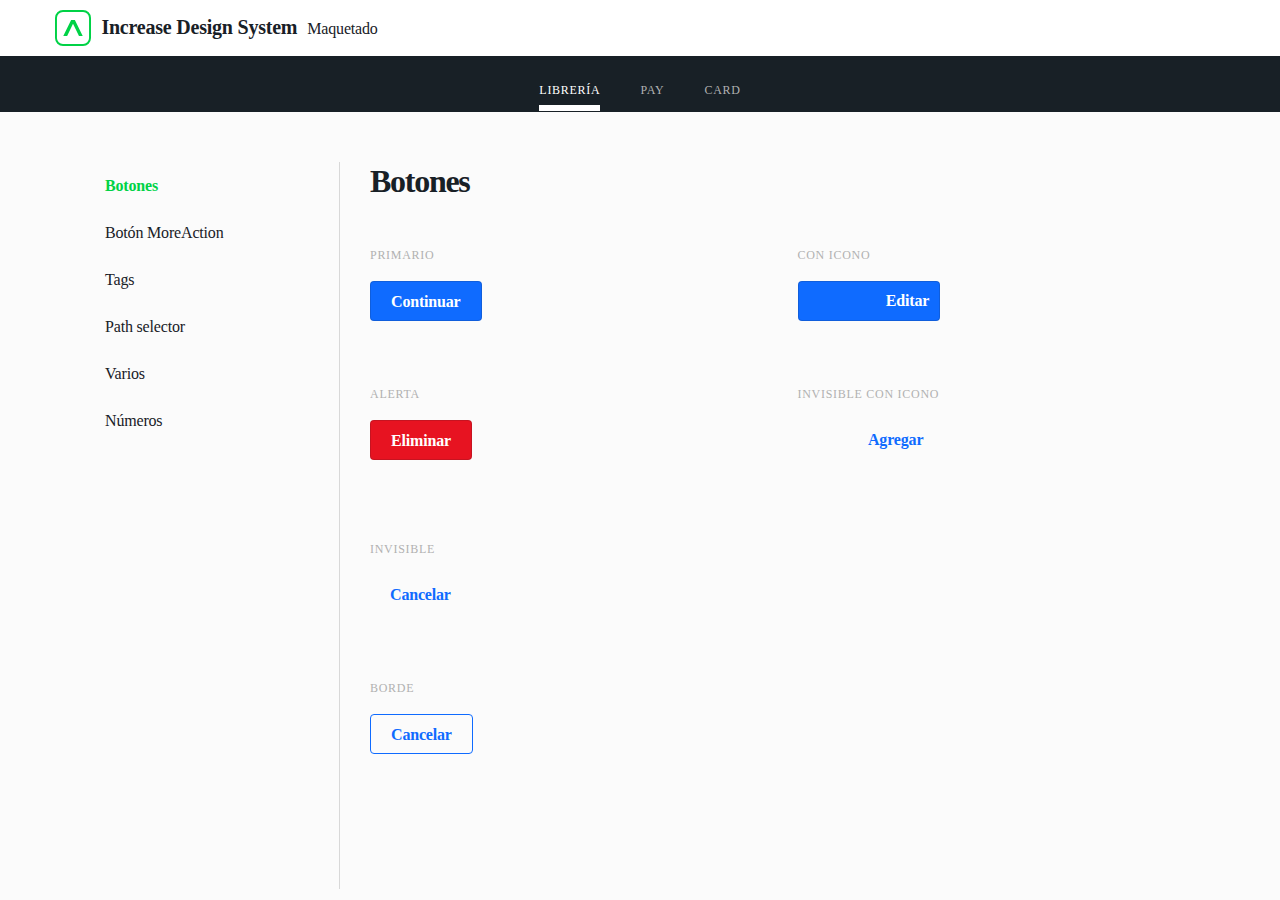
<file: index.html>
<!DOCTYPE HTML>
<html>
<head>
	<meta http-equiv="Content-Type" content="text/html; charset=UTF-8" />    
    
    <link href="https://fonts.googleapis.com/icon?family=Material+Icons" rel="stylesheet">
    <link rel="stylesheet" href="https://stackpath.bootstrapcdn.com/bootstrap/4.3.1/css/bootstrap.min.css" integrity="sha384-ggOyR0iXCbMQv3Xipma34MD+dH/1fQ784/j6cY/iJTQUOhcWr7x9JvoRxT2MZw1T" crossorigin="anonymous">    
    
    <link rel="stylesheet" type="text/css" href="css/styles.css" />
    
    <script src="https://code.jquery.com/jquery-3.3.1.slim.min.js" integrity="sha384-q8i/X+965DzO0rT7abK41JStQIAqVgRVzpbzo5smXKp4YfRvH+8abtTE1Pi6jizo" crossorigin="anonymous"></script>
<script src="https://cdnjs.cloudflare.com/ajax/libs/popper.js/1.14.7/umd/popper.min.js" integrity="sha384-UO2eT0CpHqdSJQ6hJty5KVphtPhzWj9WO1clHTMGa3JDZwrnQq4sF86dIHNDz0W1" crossorigin="anonymous"></script>
<script src="https://stackpath.bootstrapcdn.com/bootstrap/4.3.1/js/bootstrap.min.js" integrity="sha384-JjSmVgyd0p3pXB1rRibZUAYoIIy6OrQ6VrjIEaFf/nJGzIxFDsf4x0xIM+B07jRM" crossorigin="anonymous"></script>
    
	<title>Increase Design System</title>
</head>

<body>

	<header>
        <div class="row heading">
            <img src="images/logos/Main%20Icon%20Color.svg"/>
            <div class="title">
                <h2>Increase Design System</h2>
                <h3>Maquetado</h3>
            </div>            
        </div>
        <nav class="row">
            <ul>
                <li><a href="/index.html" class="active">Librería</a></li>
                <li><a href="/pay.html">Pay</a></li>
                <li><a href="/card.html">Card</a></li>
            </ul>
        </nav>
	</header>
    
    <div class="container">
            
        <div class="row">
            <div class="col-3">
                <div class="list-group" id="list-tab" role="tablist">
                    
                    <a class="list-group-item list-group-item-action active" data-toggle="list" href="#buttons" role="tab">Botones</a>
                    
                    <a class="list-group-item list-group-item-action" data-toggle="list" href="#moreAction" role="tab">Botón MoreAction</a>
                    
                    <a class="list-group-item list-group-item-action" data-toggle="list" href="#tag" role="tab">Tags</a>

                    <a class="list-group-item list-group-item-action" data-toggle="list" href="#path_selector" role="tab">Path selector</a>
                    
                    <a class="list-group-item list-group-item-action" data-toggle="list" href="#varios" role="tab">Varios</a>
                    
                    <a class="list-group-item list-group-item-action" data-toggle="list" href="#numeros" role="tab">Números</a>
                </div>
            </div>
            <div class="col-9">
                <div class="tab-content" id="nav-tabContent">
                    <div class="tab-pane fade show active" id="buttons" role="tabpanel">
                        <iframe class="component_container" src="components/buttons.html"></iframe>  
                    </div>
                    
                    <div class="tab-pane fade" id="moreAction" role="tabpanel">
                        <iframe class="component_container" src="components/moreAction.html"></iframe>  
                    </div>

                    <div class="tab-pane fade" id="tag" role="tabpanel">
                        <iframe class="component_container" src="components/tag.html"></iframe>
                    </div>
                    
                    <div class="tab-pane fade" id="path_selector" role="tabpanel">
                        <iframe class="component_container" src="components/path_selector.html"></iframe>
                    </div>
                    
                    <div class="tab-pane fade" id="varios" role="tabpanel">
                        <iframe class="component_container" src="components/varios.html"></iframe>
                    </div>
                    
                    <div class="tab-pane fade" id="numeros" role="tabpanel">
                        <iframe class="component_container" src="components/numeros.html"></iframe>
                    </div>
                </div>
            </div>
        </div>
        
    </div>

	<footer>
<!--		<p>Copyright 2009 Juan</p>-->
	</footer>

</body>

</html>
</file>
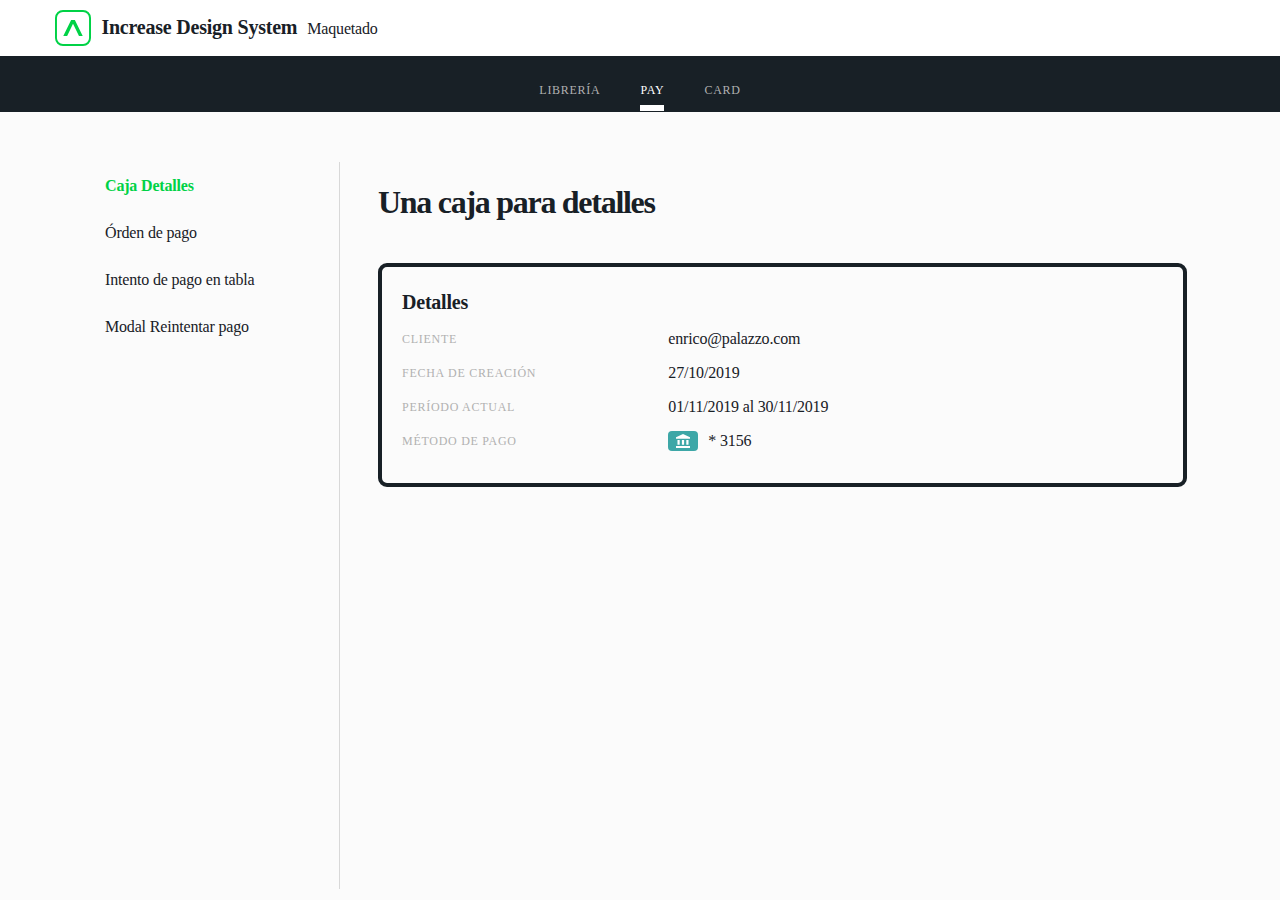
<file: pay.html>
<!DOCTYPE HTML>
<html>
<head>
	<meta http-equiv="Content-Type" content="text/html; charset=UTF-8" />    
    
    <link href="https://fonts.googleapis.com/icon?family=Material+Icons" rel="stylesheet">
    <link rel="stylesheet" href="https://stackpath.bootstrapcdn.com/bootstrap/4.3.1/css/bootstrap.min.css" integrity="sha384-ggOyR0iXCbMQv3Xipma34MD+dH/1fQ784/j6cY/iJTQUOhcWr7x9JvoRxT2MZw1T" crossorigin="anonymous">    
    
    <link rel="stylesheet" type="text/css" href="css/styles.css" />
    
    <script src="https://code.jquery.com/jquery-3.3.1.slim.min.js" integrity="sha384-q8i/X+965DzO0rT7abK41JStQIAqVgRVzpbzo5smXKp4YfRvH+8abtTE1Pi6jizo" crossorigin="anonymous"></script>
<script src="https://cdnjs.cloudflare.com/ajax/libs/popper.js/1.14.7/umd/popper.min.js" integrity="sha384-UO2eT0CpHqdSJQ6hJty5KVphtPhzWj9WO1clHTMGa3JDZwrnQq4sF86dIHNDz0W1" crossorigin="anonymous"></script>
<script src="https://stackpath.bootstrapcdn.com/bootstrap/4.3.1/js/bootstrap.min.js" integrity="sha384-JjSmVgyd0p3pXB1rRibZUAYoIIy6OrQ6VrjIEaFf/nJGzIxFDsf4x0xIM+B07jRM" crossorigin="anonymous"></script>
    
	<title>Pay | Increase Design System</title>
</head>

<body>

	<header>
        <div class="row heading">
            <img src="images/logos/Main%20Icon%20Color.svg"/>
            <div class="title">
                <h2>Increase Design System</h2>
                <h3>Maquetado</h3>
            </div>            
        </div>
        <nav class="row">
            <ul>
                <li><a href="/index.html">Librería</a></li>
                <li><a href="/pay.html" class="active">Pay</a></li>
                <li><a href="/card.html">Card</a></li>
            </ul>
        </nav>
	</header>
    
    <div class="container">
            
        <div class="row">
            <div class="col-3">
                <div class="list-group" id="list-tab" role="tablist">
                    
                    <a class="list-group-item list-group-item-action active" data-toggle="list" href="#detailsBox" role="tab">Caja Detalles</a>
                    
                    <a class="list-group-item list-group-item-action" data-toggle="list" href="#invoice" role="tab">Órden de pago</a>
                    
                    <a class="list-group-item list-group-item-action" data-toggle="list" href="#payment_attempts" role="tab">Intento de pago en tabla</a>
                    
                    <a class="list-group-item list-group-item-action" data-toggle="list" href="#modal_reintentar_pago" role="tab">Modal Reintentar pago</a>
                </div>
            </div>
            <div class="col-9">
                <div class="tab-content" id="nav-tabContent">
                    <div class="tab-pane fade show active" id="detailsBox" role="tabpanel">
                        <iframe class="component_container" src="components/details_box.html"></iframe>
                    </div>

                    <div class="tab-pane fade" id="invoice" role="tabpanel">
                        <iframe class="component_container" src="components/invoice.html"></iframe>
                    </div>
                    
                    <div class="tab-pane fade" id="payment_attempts" role="tabpanel">
                        <iframe class="component_container" src="components/payment_attempts.html"></iframe>
                    </div>
                    
                    <div class="tab-pane fade" id="modal_reintentar_pago" role="tabpanel">
                        <iframe class="component_container" src="components/modal_reintentar_pago.html"></iframe>
                    </div>
                    
                </div>
            </div>
        </div>
        
    </div>

	<footer>
<!--		<p>Copyright 2009 Juan</p>-->
	</footer>

</body>

</html>
</file>
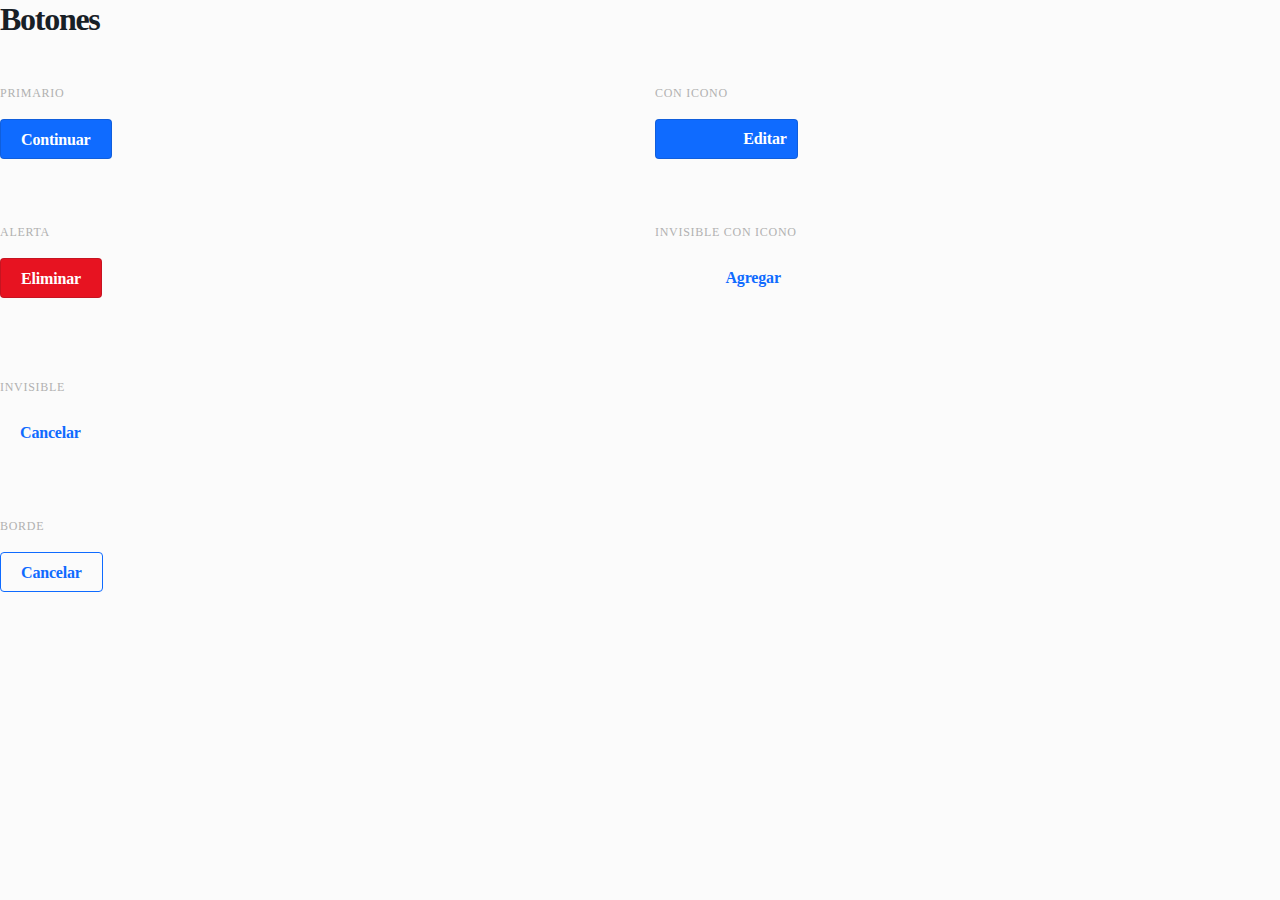
<file: components/buttons.html>
<!DOCTYPE html> 
<html> 
<head>
	<meta http-equiv="Content-Type" content="text/html; charset=UTF-8" />
    
    <link href="https://fonts.googleapis.com/icon?family=Material+Icons" rel="stylesheet">
    <link rel="stylesheet" href="https://stackpath.bootstrapcdn.com/bootstrap/4.3.1/css/bootstrap.min.css" integrity="sha384-ggOyR0iXCbMQv3Xipma34MD+dH/1fQ784/j6cY/iJTQUOhcWr7x9JvoRxT2MZw1T" crossorigin="anonymous">   
    
    <link rel="stylesheet" type="text/css" href="../css/styles.css" />

</head>
<body class="component"> 
  
    <h1>Botones</h1>
    
    <div class="">
    <div class="row">
        <div class="col">
            <label>Primario</label>
            <section>
                <a href="#" class="button cta">Continuar</a>    
            </section>

            <label>Alerta</label>
            <section>
                <a href="#" class="button alert">Eliminar</a>    
            </section>

            <label>Invisible</label>
            <section>
                <a href="#" class="button transparent">Cancelar</a>
            </section>

            <label>Borde</label>
            <section>
                <a href="#" class="button borde">Cancelar</a>    
            </section>
        </div>
        <div class="col">
            <label>Con Icono</label>
            <section>
                <a href="#" class="button iconized"><span class="icon edit">Editar</span></a>    
            </section>

            <label>Invisible con Icono</label>
            <section>
                <a href="#" class="button transparent iconized"><span class="icon add">Agregar</span></a>    
            </section>
        </div>
    </div>
    </div>
  
</body> 
  
</html>
</file>
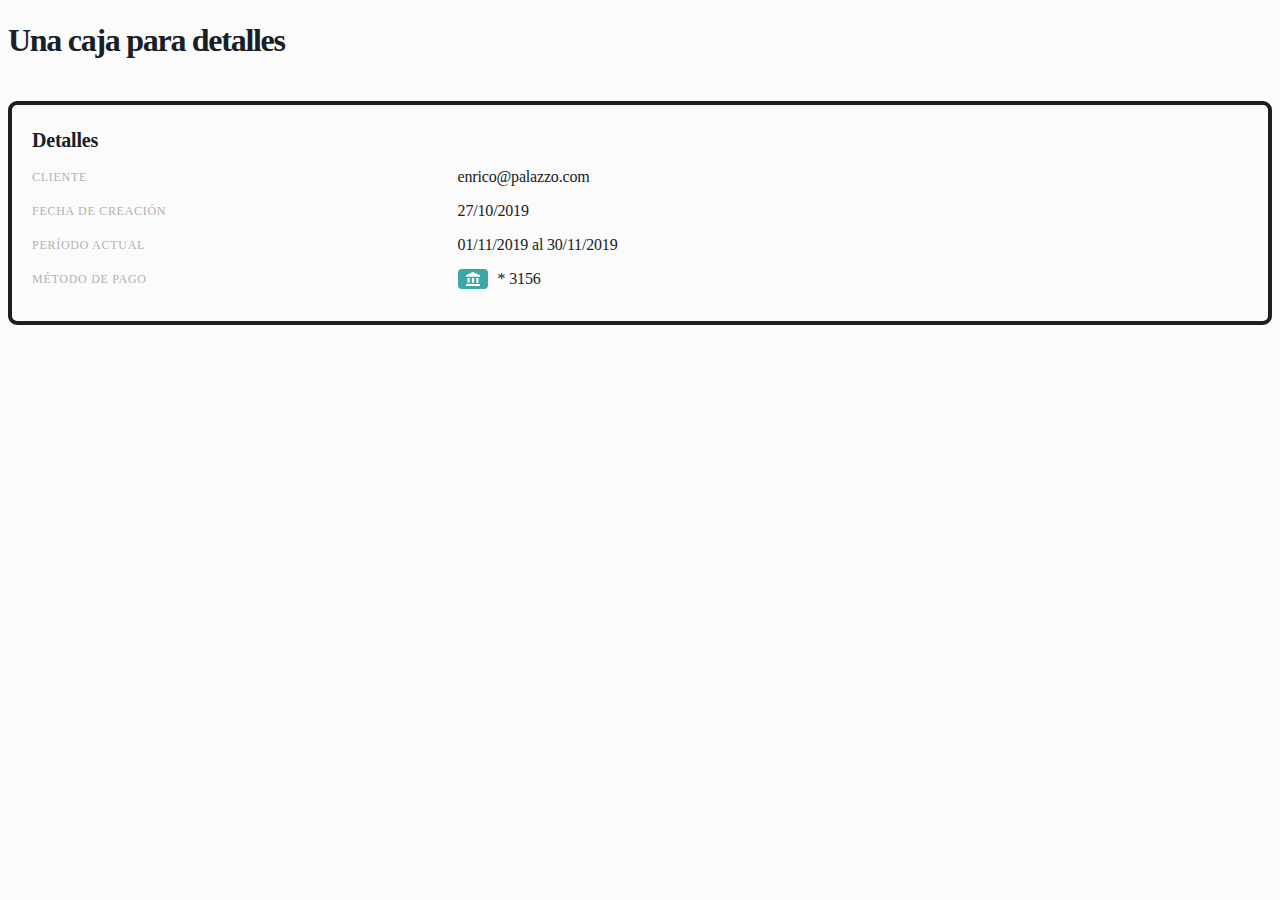
<file: components/details_box.html>
<!DOCTYPE html> 
<html> 
<head>
	<meta http-equiv="Content-Type" content="text/html; charset=UTF-8" />
    <link rel="stylesheet" type="text/css" href="../css/styles.css" />
    
    <link href="https://fonts.googleapis.com/icon?family=Material+Icons"
      rel="stylesheet">

</head>  
<body class="component"> 
    
    <h1>Una caja para detalles</h1>
  
    <div class="details_box">
        <h2>Detalles</h2>

        <div class="row">
            <label>Cliente</label>
            <span class="link internal">enrico@palazzo.com</span>
        </div>

        <div class="row">
            <label>Fecha de creación</label>
            <span>27/10/2019</span>
        </div>

        <div class="row">
            <label>Período actual</label>
            <span>01/11/2019 al 30/11/2019</span>
        </div>

        <div class="row">
            <label>Método de pago</label>
            <div class="payment_method">
                <div class="method_icon cbu"></div>
                <span>* 3156</span>
            </div>
        </div>
    </div>
  
</body> 
  
</html>
</file>
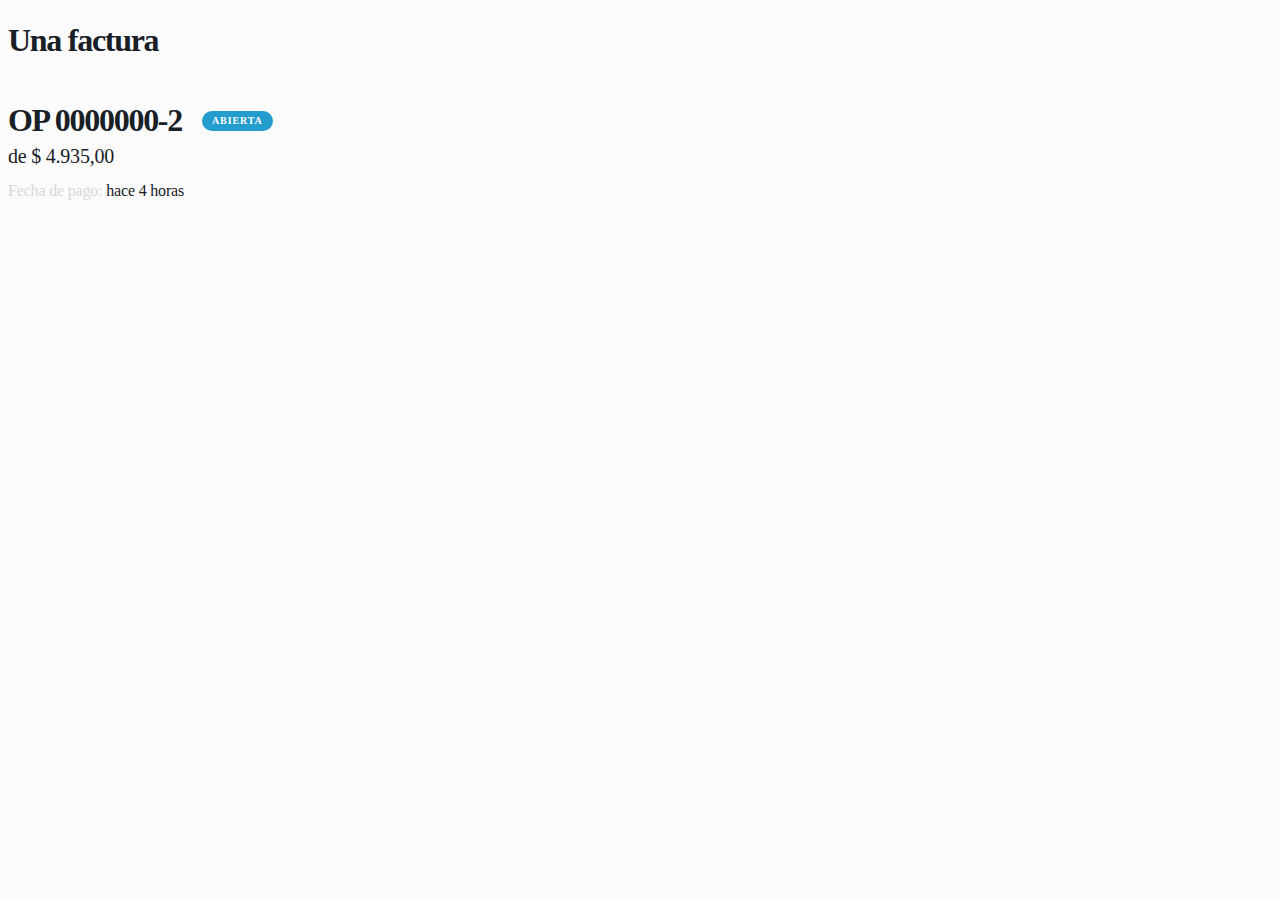
<file: components/invoice.html>
<!DOCTYPE html> 
<html> 
<head>
	<meta http-equiv="Content-Type" content="text/html; charset=UTF-8" />
    <link rel="stylesheet" type="text/css" href="../css/styles.css" />
    
    <link href="https://fonts.googleapis.com/icon?family=Material+Icons"
      rel="stylesheet">

</head>  
<body class="component">
    
    <h1>Una factura</h1>
  
    <div class="invoice_header">
        <div class="title">
            <h1>OP 0000000-2</h1>
            <div class="tag invoice open">Abierta</div>
        </div>
        <h2>de $ 4.935,00</h2>
        <h3><span>Fecha de pago:</span> hace 4 horas</h3>
    </div>
    
</body> 
  
</html>
</file>
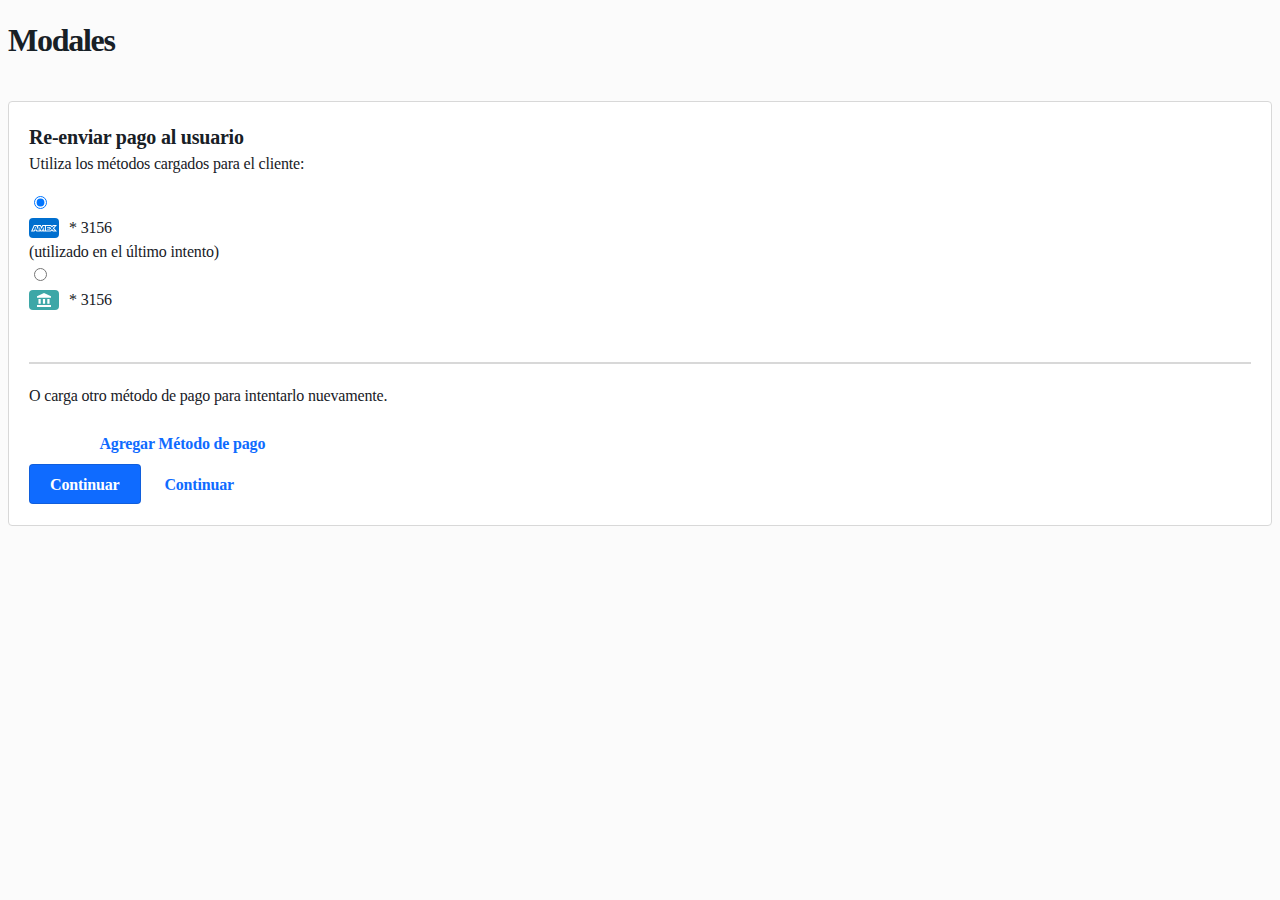
<file: components/modal_reintentar_pago.html>
<!DOCTYPE html> 
<html> 
<head>
	<meta http-equiv="Content-Type" content="text/html; charset=UTF-8" />
    <link rel="stylesheet" type="text/css" href="../css/styles.css" />
    
    <link href="https://fonts.googleapis.com/icon?family=Material+Icons"
      rel="stylesheet">

</head>  
<body class="component"> 
  
    <h1>Modales</h1>
    
    <section>
        <div class="modal_box">
            <a href="#" class="icon close"></a>
            
            <h2>Re-enviar pago al usuario</h2>
            <p>Utiliza los métodos cargados para el cliente:</p>
            
            <form>
                <div class="input-group">
                    <input type="radio" checked>
                    <div class="payment_method">
                        <div class="method_icon amex"></div>
                        <span>* 3156</span>
                    </div>
                    <span>(utilizado en el último intento)</span>
                </div>
                <div class="input-group">
                    <input type="radio">
                    <div class="payment_method">
                        <div class="method_icon cbu"></div>
                        <span>* 3156</span>
                    </div>
                </div>
            </form>
            <hr>
            <p>O carga otro método de pago para intentarlo nuevamente.</p>
            <a href="#" class="button transparent iconized"><span class="icon add">Agregar Método de pago</span></a>
            
            <div class="buttons">
                <a href="#" class="button cta">Continuar</a>
                <a href="#" class="button transparent">Continuar</a>
            </div>
        </div>
    </section>
    
    
</body> 
  
</html>
</file>
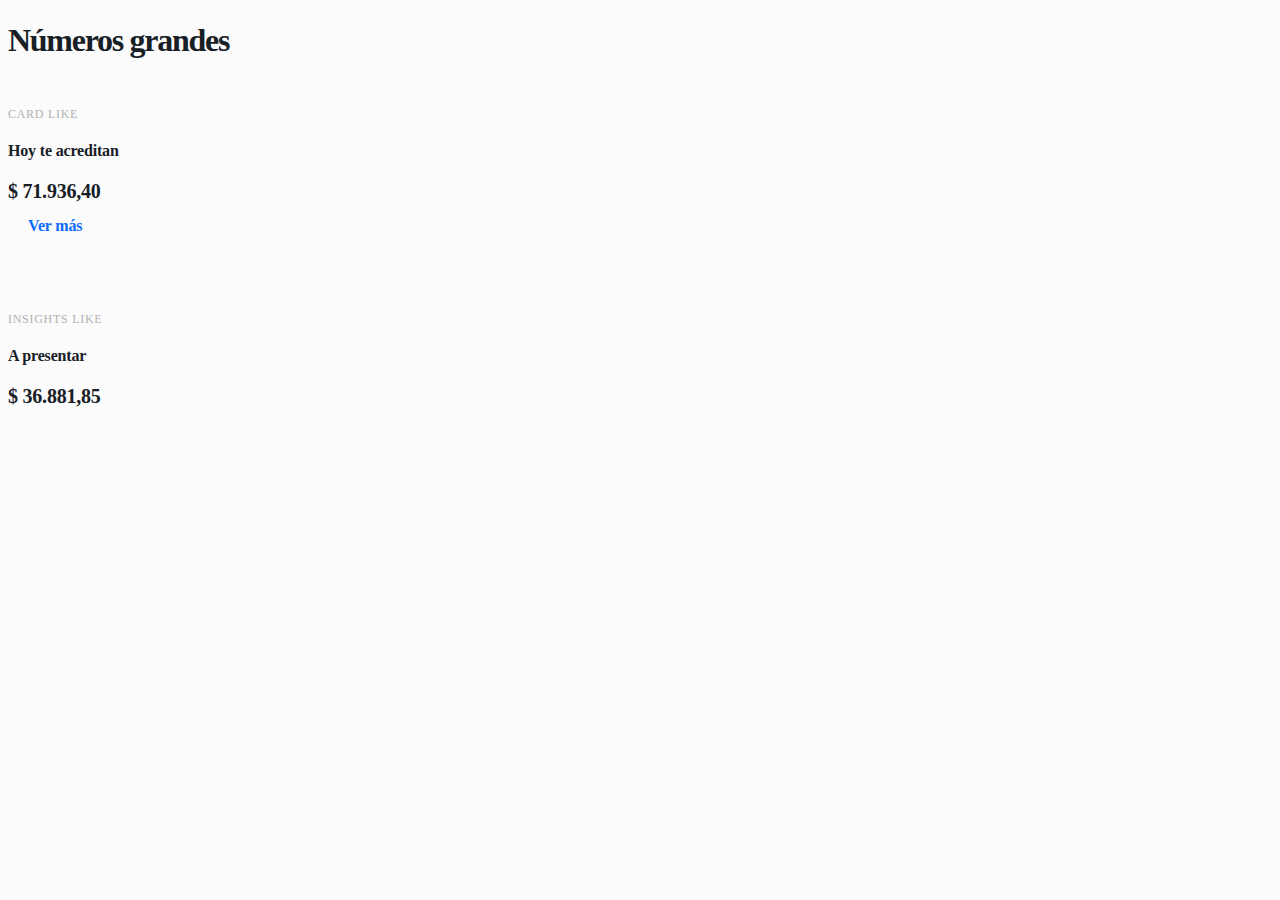
<file: components/numeros.html>
<!DOCTYPE html> 
<html> 
<head>
	<meta http-equiv="Content-Type" content="text/html; charset=UTF-8" />
    <link rel="stylesheet" type="text/css" href="../css/styles.css" />
    
    <link href="https://fonts.googleapis.com/icon?family=Material+Icons"
      rel="stylesheet">

</head>  
<body class="component">
  
    <h1>Números grandes</h1>
    
    <label>Card like</label>
    <section>
        <div class="number_box border big sky_light">
            <h3>Hoy te acreditan</h3> 
            <h2>$ 71.936,<span>40</span></h2>
            <a href="#" class="button transparent">Ver más</a> 
        </div>
    </section>
    
    <label>Insights like</label>
    <section>
        <div class="number_box fill big sky">
            <h3>A presentar</h3>
            <h2>$ 36.881,<span>85</span></h2>
        </div>
    </section>
  
</body> 
  
</html>
</file>
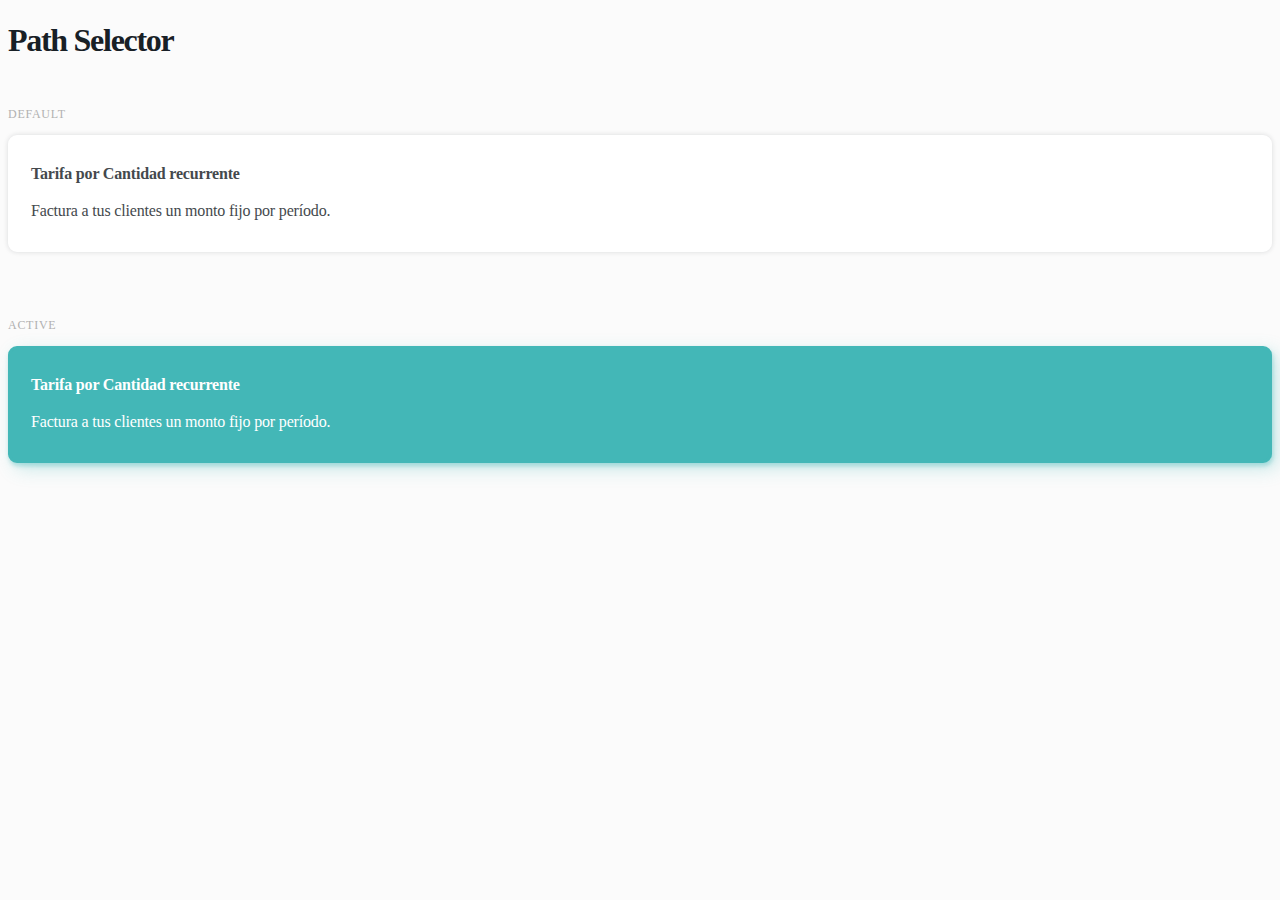
<file: components/path_selector.html>
<!DOCTYPE html> 
<html> 
<head>
	<meta http-equiv="Content-Type" content="text/html; charset=UTF-8" />
    <link rel="stylesheet" type="text/css" href="../css/styles.css" />
    
    <link href="https://fonts.googleapis.com/icon?family=Material+Icons"
      rel="stylesheet">

</head>  
<body class="component"> 
  
    <h1>Path Selector</h1>
    
    <label>Default</label>
    <section>
        <div class="path_selector">
            <h3>Tarifa por Cantidad recurrente</h3>
            <p>Factura a tus clientes un monto fijo por período.</p>
        </div>
    </section>
    
    <label>Active</label>
    <section>
        <div class="path_selector active">
            <h3>Tarifa por Cantidad recurrente</h3>
            <p>Factura a tus clientes un monto fijo por período.</p>
        </div>
    </section>
  
    
</body> 
  
</html>
</file>
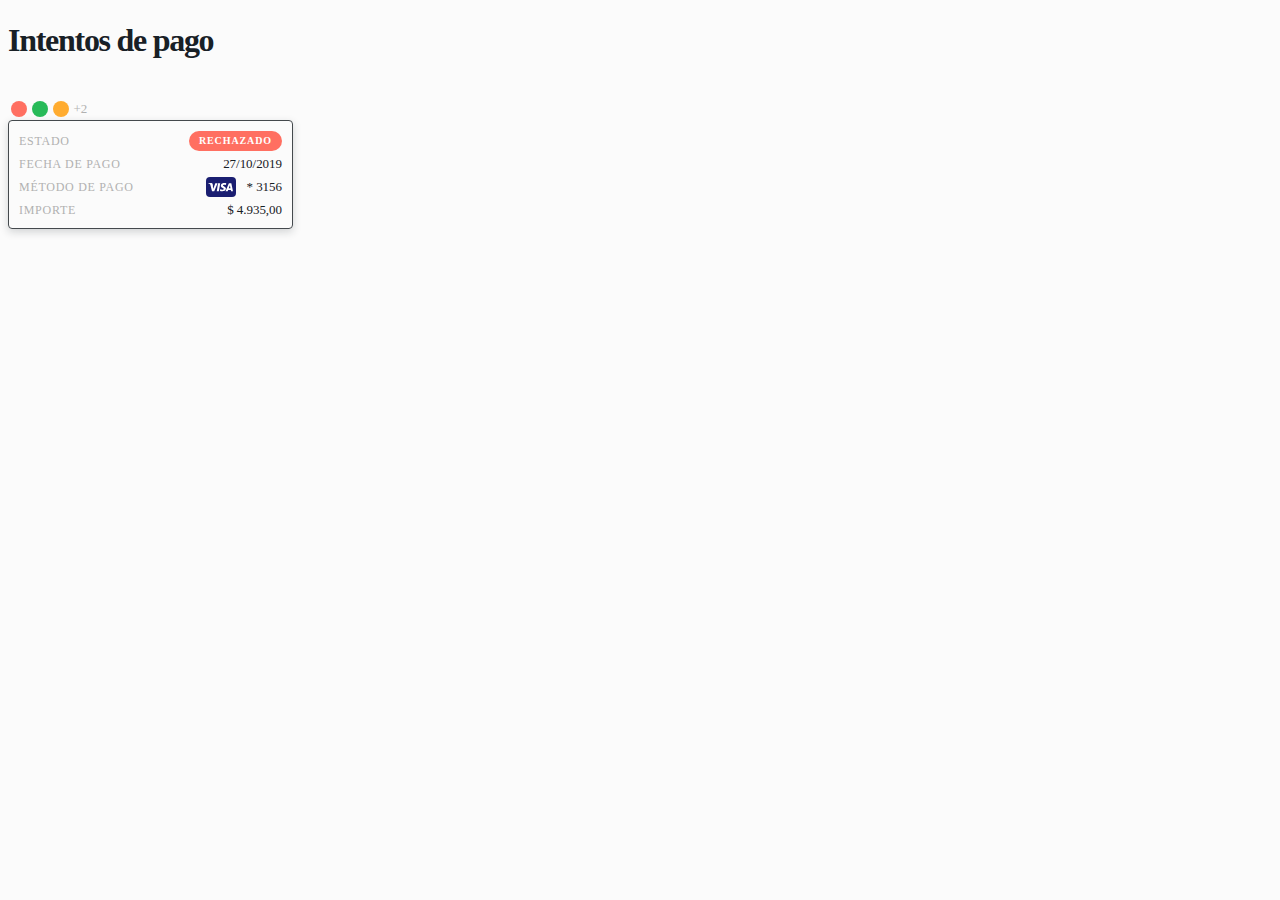
<file: components/payment_attempts.html>
<!DOCTYPE html> 
<html> 
<head>
	<meta http-equiv="Content-Type" content="text/html; charset=UTF-8" />
    <link rel="stylesheet" type="text/css" href="../css/styles.css" />
    
    <link href="https://fonts.googleapis.com/icon?family=Material+Icons"
      rel="stylesheet">

</head>  
<body class="component">
    
    <h1>Intentos de pago</h1>
  
    <div class="payment_attempts">
            <span class="payment_light fail"></span>
            <span class="payment_light ok"></span>            
            <span class="payment_light partial"></span>
            <span class="payment_light plus">+2</span>
        </div>
        
        <div class="light_tooltip contextual_box">
            <div class="row">
                <label>Estado</label>
                <div class="tag payment fail">Rechazado</div>
            </div>
            
            <div class="row">
                <label>Fecha de pago</label>
                <span>27/10/2019</span>
            </div>
            
            <div class="row">
                <label>Método de pago</label>
<!--                <span class="payment_method visa">* 3156</span>-->
                <div class="payment_method">
                    <div class="method_icon visa"></div>
                    <span>* 3156</span>
                </div>
            </div>
            
            <div class="row">
                <label>Importe</label>
                <span>$ 4.935,00</span>
            </div>
    </div>    
  
</body> 
  
</html>
</file>
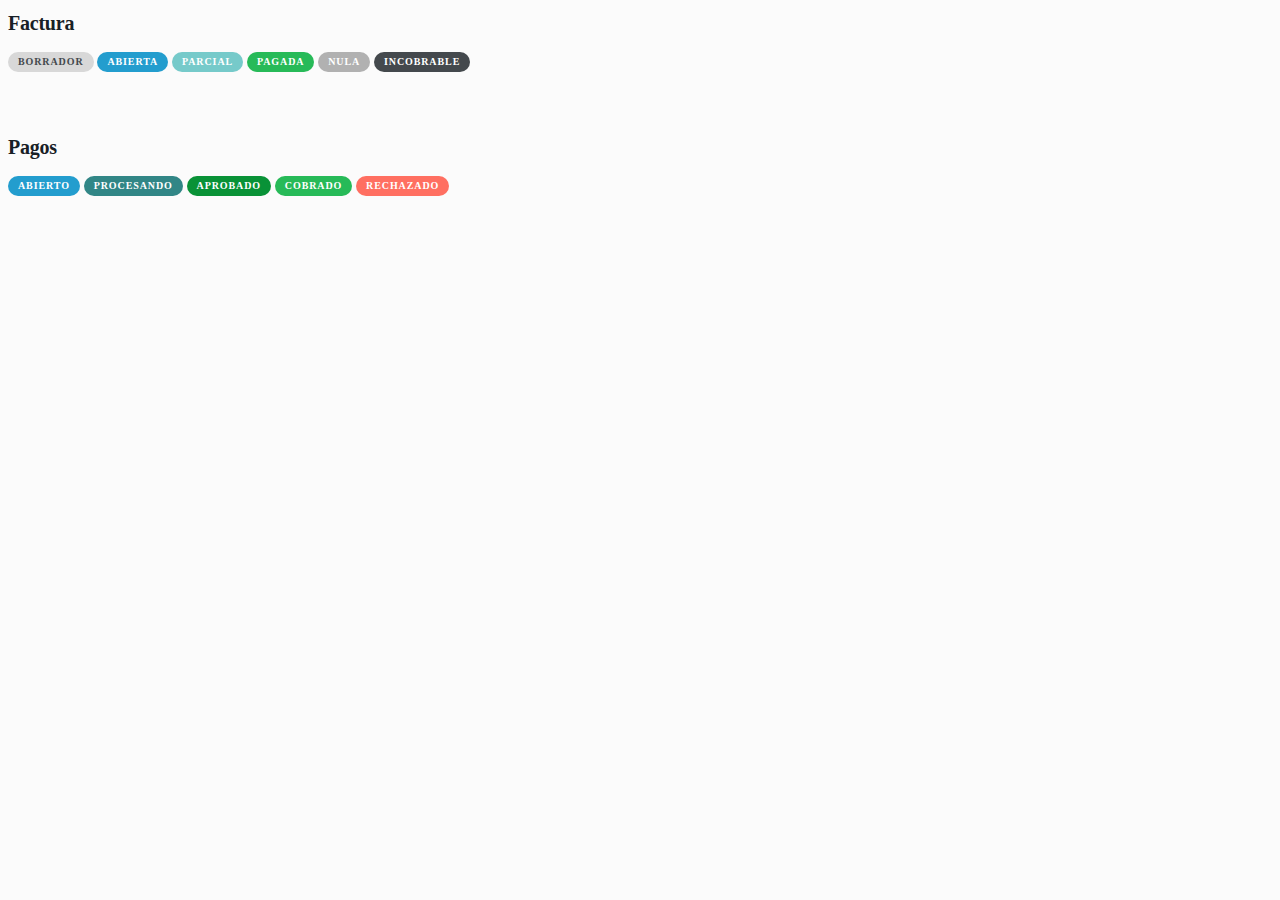
<file: components/states.html>
<!DOCTYPE html> 
<html> 
<head>
	<meta http-equiv="Content-Type" content="text/html; charset=UTF-8" />
    <link rel="stylesheet" type="text/css" href="../css/styles.css" />
    
    <link href="https://fonts.googleapis.com/icon?family=Material+Icons"
      rel="stylesheet">

</head>  
<body class="component">
  
    <h2>Factura</h2>
    <section>
        <div class="tag invoice draft">Borrador</div>
        <div class="tag invoice open">Abierta</div>
        <div class="tag invoice partial">Parcial</div>
        <div class="tag invoice paid">Pagada</div>
        <div class="tag invoice null">Nula</div>
        <div class="tag invoice unchargeable">Incobrable</div>
    </section>
    
    <h2>Pagos</h2>
    <section>
        <div class="tag payment open">Abierto</div>
        <div class="tag payment processing">Procesando</div>
        <div class="tag payment approved">Aprobado</div>
        <div class="tag payment paid">Cobrado</div>
        <div class="tag payment fail">Rechazado</div>
    </section>
  
</body> 
  
</html>
</file>
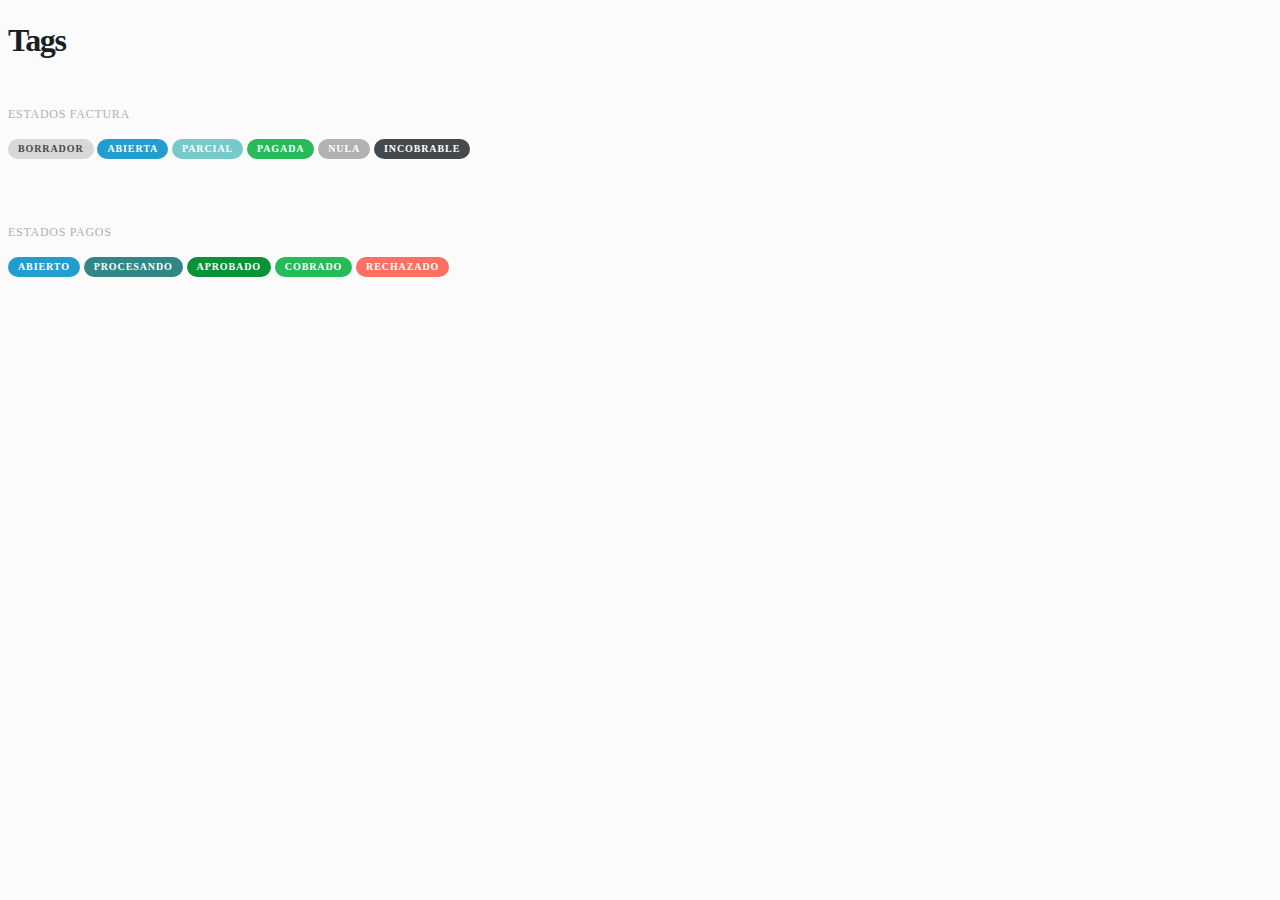
<file: components/tag.html>
<!DOCTYPE html> 
<html> 
<head>
	<meta http-equiv="Content-Type" content="text/html; charset=UTF-8" />
    <link rel="stylesheet" type="text/css" href="../css/styles.css" />
    
    <link href="https://fonts.googleapis.com/icon?family=Material+Icons"
      rel="stylesheet">

</head>  
<body class="component">
  
    <h1>Tags</h1>
    
    <label>Estados Factura</label>
    <section>
        <div class="tag invoice draft">Borrador</div>
        <div class="tag invoice open">Abierta</div>
        <div class="tag invoice partial">Parcial</div>
        <div class="tag invoice paid">Pagada</div>
        <div class="tag invoice null">Nula</div>
        <div class="tag invoice unchargeable">Incobrable</div>
    </section>
    
    <label>Estados Pagos</label>
    <section>
        <div class="tag payment open">Abierto</div>
        <div class="tag payment processing">Procesando</div>
        <div class="tag payment approved">Aprobado</div>
        <div class="tag payment paid">Cobrado</div>
        <div class="tag payment fail">Rechazado</div>
    </section>
  
</body> 
  
</html>
</file>
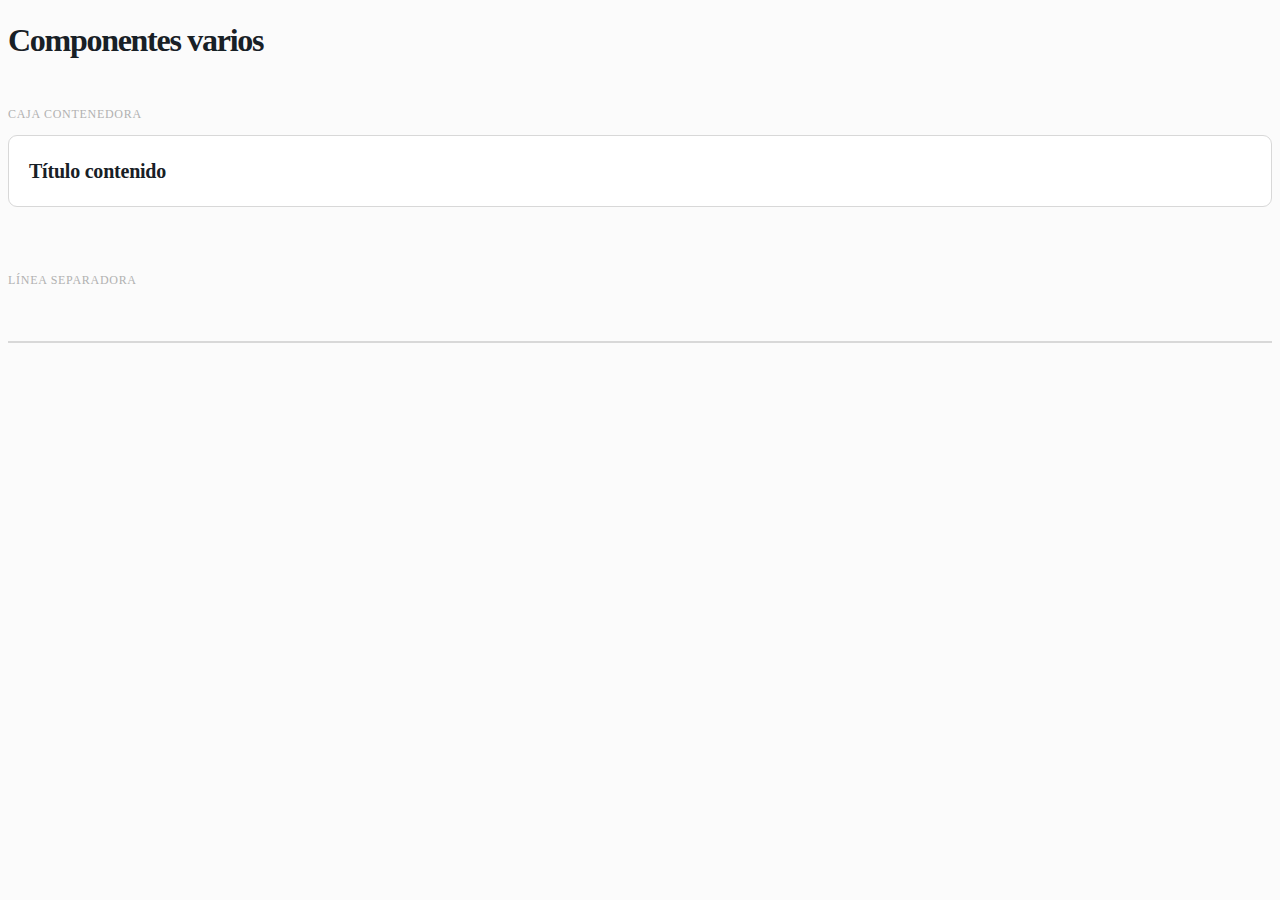
<file: components/varios.html>
<!DOCTYPE html> 
<html> 
<head>
	<meta http-equiv="Content-Type" content="text/html; charset=UTF-8" />
    <link rel="stylesheet" type="text/css" href="../css/styles.css" />
    
    <link href="https://fonts.googleapis.com/icon?family=Material+Icons"
      rel="stylesheet">

</head>  
<body class="component"> 
  
    <h1>Componentes varios</h1>
    
    <label>Caja contenedora</label>
    <section>
        <div class="content_box">
            <h2>Título contenido</h2>
        </div>
    </section>

    <label>Línea separadora</label>
    <section>
        <hr>
    </section>
  
</body> 
  
</html>
</file>
<file: css/styles.css>
@charset "UTF-8";
@import url("https://rsms.me/inter/inter.css");
html {
  font-family: 'Inter', sans-serif; }

@supports (font-variation-settings: normal) {
  html {
    font-family: 'Inter var', sans-serif; } }

/****************************************************************/
/****************************************************************/
/* VARIABLES */
/****************************************************************/
/****************************************************************/
/* Shadows */
/* Glows */
/* Bordes */
/****************************************************************/
/****************************************************************/
/* Icons */
/****************************************************************/
/****************************************************************/
.icon:before {
  font-family: 'Material Icons';
  font-size: 24px;
  /* Preferred icon size */
  display: inline-block;
  line-height: 24px;
  color: #44494D; }

.icon.edit:before {
  content: "edit"; }

.icon.add:before {
  content: "add"; }

.icon.mail:before {
  content: "mail"; }

.icon.delete:before {
  content: "delete_forever"; }

.icon.event:before {
  content: "event"; }

.icon.search:before {
  content: "search"; }

.icon.concil:before {
  content: "done_all"; }

.icon.credit_card:before {
  content: "credit_card"; }

.icon.chevron_left:before {
  content: "chevron_left"; }

.icon.chevron_right:before {
  content: "chevron_right"; }

.icon.chevron_up:before {
  content: "keyboard_arrow_up"; }

.icon.chevron_down:before {
  content: "keyboard_arrow_down"; }

.icon.arrow_back:before {
  content: "arrow_back"; }

.icon.arrow_forward:before {
  content: "arrow_forward"; }

.icon.arrow_upward:before {
  content: "arrow_upward"; }

.icon.arrow_downward:before {
  content: "arrow_downward"; }

.icon.duplicate:before {
  content: "library_add"; }

.icon.time:before {
  content: "alarm"; }

.icon.file:before {
  content: "insert_drive_file"; }

.icon.close:before {
  content: "close"; }

.icon.filter_list:before {
  content: "filter_list"; }

.icon.restore:before {
  content: "restore"; }

.icon.menu:before {
  content: "menu"; }

.icon.visibility:before {
  content: "visibility"; }

.icon.visibility_off:before {
  content: "visibility_off"; }

.icon.message:before {
  content: "sms"; }

.icon.cancel:before {
  content: "cancel"; }

.icon.autorenew:before {
  content: "autorenew"; }

.icon.notifications:before {
  content: "notifications"; }

.icon.help:before {
  content: "help"; }

.icon.wallet:before {
  content: "account_balance_wallet"; }

.icon.phone:before {
  content: "phone"; }

.icon.archive:before {
  content: "archive"; }

.icon.person:before {
  content: "person"; }

.icon.settings:before {
  content: "settings"; }

.icon.build:before {
  content: "build"; }

.icon.error:before {
  content: "error"; }

.icon.info:before {
  content: "info"; }

.icon.play:before {
  content: "play_arrow"; }

.icon.check:before {
  content: "check_circle"; }

/****************************************************************/
/****************************************************************/
/* STORYBOOK */
/****************************************************************/
/****************************************************************/
header {
  margin-bottom: 50px; }
  header .heading {
    align-items: flex-end;
    background: #FFFFFF;
    padding: 10px 5.5%; }
    header .heading img {
      float: left;
      width: 36px;
      margin-right: 10px; }
    header .heading .title {
      display: flex;
      align-items: baseline; }
    header .heading h2 {
      margin-bottom: 0;
      margin-right: 10px; }
    header .heading h3 {
      font-weight: 400; }
  header nav {
    color: #FFFFFF;
    background: #182026;
    justify-content: center; }
    header nav ul {
      padding: 0;
      margin: 0;
      height: 56px;
      display: flex;
      list-style: none;
      align-items: flex-end; }
      header nav ul li {
        height: 35px;
        margin: 0 20px; }
        header nav ul li a {
          color: #B1B1B1;
          font-weight: 500;
          font-size: 12px;
          line-height: 15px;
          text-align: center;
          letter-spacing: 0.06em;
          text-transform: uppercase;
          padding-bottom: 8px; }
          header nav ul li a:hover {
            color: #D0F6DD;
            text-decoration: none;
            border-bottom: 6px solid #D0F6DD; }
          header nav ul li a.active {
            color: #FFFFFF;
            border-bottom: 6px solid #FFFFFF; }

h1 {
  margin-bottom: 40px; }

section {
  margin: 10px 0 60px; }

.list-group {
  padding: 0 20px 0 0;
  border-right: 1px solid #D8D8D8;
  height: 100%; }

.list-group-item {
  border: none;
  border-radius: 6px;
  color: #182026;
  background-color: transparent; }
  .list-group-item:first-child, .list-group-item:last-child {
    border-radius: 6px; }
  .list-group-item:hover {
    background-color: #F5F5F5; }
  .list-group-item.active {
    background-color: transparent;
    color: #00D246;
    font-weight: 600; }

.tab-pane h2 {
  font-weight: 400; }

.component_container {
  border: none;
  height: 720px;
  width: 100%; }

/****************************************************************/
/****************************************************************/
/* Heading */
/****************************************************************/
/****************************************************************/
h1 {
  font-weight: 600;
  font-size: 32px;
  line-height: 124%;
  letter-spacing: -0.04em; }

h2 {
  font-weight: 600;
  font-size: 20px;
  line-height: 150%;
  letter-spacing: -0.011em;
  margin: 0; }

h3 {
  font-weight: 600;
  font-size: 16px;
  line-height: 19px;
  letter-spacing: -0.011em; }

/****************************************************************/
/****************************************************************/
/* Buttons */
/****************************************************************/
/****************************************************************/
.button {
  text-decoration: none;
  box-sizing: border-box;
  border-radius: 4px;
  padding: 0 20px;
  height: 40px;
  line-height: 40px;
  display: inline-block;
  font-size: 16px;
  text-align: center;
  letter-spacing: -0.011em;
  font-weight: 600;
  transition: all 200ms ease-out; }
  .button:hover {
    text-decoration: none; }
  .button.cta, .button.iconized {
    color: #FFFFFF;
    background-color: #0F6BFF;
    border: 1px solid rgba(24, 32, 38, 0.16); }
    .button.cta:hover, .button.iconized:hover {
      box-shadow: 1px 2px 3px rgba(15, 107, 255, 0.27), 1px 2px 2px rgba(15, 107, 255, 0.36); }
    .button.cta:active, .button.iconized:active {
      background-color: #07357F;
      box-shadow: none; }
  .button.iconized {
    padding-left: 8px;
    padding-right: 10px; }
    .button.iconized span {
      display: inline-flex;
      align-items: center;
      margin-top: -1px; }
      .button.iconized span:before {
        font-size: 18px;
        margin-right: 8px; }
  .button.alert {
    color: #FFFFFF;
    background-color: #E71321;
    border: 1px solid rgba(24, 32, 38, 0.16); }
    .button.alert:hover {
      box-shadow: 1px 2px 3px rgba(223, 19, 33, 0.27), 1px 2px 2px rgba(223, 19, 33, 0.36); }
    .button.alert:active {
      background-color: #730910;
      box-shadow: none; }
  .button.transparent {
    color: #0F6BFF;
    background-color: transparent;
    border-color: transparent; }
    .button.transparent:hover {
      background-color: rgba(24, 32, 38, 0.07);
      box-shadow: none; }
    .button.transparent:active {
      color: #07357F; }
  .button.borde {
    color: #0F6BFF;
    background-color: transparent;
    border: 1px solid #0F6BFF; }
    .button.borde:hover {
      color: #FFFFFF;
      background-color: #0F6BFF; }
    .button.borde:active {
      background-color: #07357F;
      border: none; }
  .button.disabled {
    opacity: .50; }

/****************************************************************/
/****************************************************************/
/* Contextual boxes */
/****************************************************************/
/****************************************************************/
.contextual_box {
  padding: 5px 10px;
  background-color: IncreaseWhite;
  border: 1px solid #44494D;
  border-radius: 4px;
  box-shadow: 0px 3px 9px rgba(24, 32, 38, 0.18);
  /* CONTEXTUAL Menu */ }
  .contextual_box.menu {
    display: inline-block;
    margin-top: 3px; }
    .contextual_box.menu ul {
      margin: 0;
      padding: 0; }
    .contextual_box.menu li {
      list-style: none;
      text-align: right; }
    .contextual_box.menu a {
      text-decoration: none;
      color: #44494D;
      font-size: 13px;
      line-height: 16px;
      text-align: right;
      letter-spacing: -0.003em;
      font-feature-settings: 'tnum' on, 'lnum' on; }
    .contextual_box.menu a:hover {
      color: #0F6BFF; }

/****************************************************************/
/****************************************************************/
/* More Actions Button */
/****************************************************************/
/****************************************************************/
.moreActions {
  width: 32px;
  height: 32px;
  border-radius: 4px;
  color: #44494D;
  display: flex;
  justify-content: center;
  align-items: center;
  cursor: pointer;
  transition: all 0.3s ease-out; }

.moreActions:hover {
  background-color: #FFFFFF;
  border: 1px solid #44494D;
  box-sizing: border-box;
  box-shadow: 0px 3px 9px rgba(24, 32, 38, 0.18);
  color: #0F6BFF; }

/****************************************************************/
/****************************************************************/
/* Links */
/****************************************************************/
/****************************************************************/
/* external link icon */
.link {
  cursor: pointer;
  display: inline-flex;
  align-items: center;
  transition: all 0.16s ease; }
  .link:after {
    font-family: 'Material Icons';
    font-size: 24px;
    /* Preferred icon size */
    display: inline-block;
    line-height: 20px;
    margin-left: 0px; }
  .link.external:after {
    content: "open_in_new"; }
  .link.internal:after {
    content: "chevron_right"; }
  .link:hover {
    color: #0F6BFF; }

/****************************************************************/
/****************************************************************/
/* Content boxes */
/****************************************************************/
/****************************************************************/
/* Caja */
.content_box {
  background: #FFFFFF;
  border: 1px solid #D8D8D8;
  box-sizing: border-box;
  border-radius: 9px;
  padding: 20px; }
  .content_box h2 {
    color: #182026; }

/****************************************************************/
/****************************************************************/
/* TAGs */
/****************************************************************/
/****************************************************************/
.tag {
  padding: 0 10px;
  border-radius: 10px;
  height: 20px;
  display: inline-flex;
  align-items: center;
  cursor: default;
  /* LABEL */
  color: #FFFFFF;
  font-weight: bold;
  font-size: 10px;
  text-align: center;
  letter-spacing: 0.09em;
  text-transform: uppercase;
  /*INVOICE STATES*/
  /*PAYMENTS STATES*/ }
  .tag.invoice.draft {
    color: #44494D;
    background: #D8D8D8; }
  .tag.invoice.open {
    background: #239DCE; }
  .tag.invoice.partial {
    background: #76CACA; }
  .tag.invoice.paid {
    background: #27BA58; }
  .tag.invoice.null {
    background: #B1B1B1; }
  .tag.invoice.unchargeable {
    background: #44494D; }
  .tag.payment.open {
    background: #239DCE; }
  .tag.payment.processing {
    background: #318686; }
  .tag.payment.approved {
    background: #099237; }
  .tag.payment.paid {
    background: #27BA58; }
  .tag.payment.fail {
    background: #FF6F61; }

/****************************************************************/
/****************************************************************/
/* Path selector */
/****************************************************************/
/****************************************************************/
.path_selector {
  cursor: pointer;
  box-sizing: border-box;
  background: #FFFFFF;
  /* Rest_Shadow */
  box-shadow: 0px 0px 5px rgba(24, 32, 38, 0.15);
  border-radius: 9px;
  padding: 10px 20px;
  border: 3px solid #FFFFFF;
  transition: all 200ms ease-out; }
  .path_selector h3 {
    color: #44494D; }
  .path_selector p {
    color: #44494D; }
  .path_selector:hover {
    position: relative;
    box-shadow: 6px 6px 18px rgba(67, 183, 183, 0.27), 1px 3px 4px rgba(67, 183, 183, 0.36);
    border: 3px solid #43B7B7; }
    .path_selector:hover:after {
      font-family: 'Material Icons';
      font-size: 24px;
      /* Preferred icon size */
      display: inline-block;
      line-height: 24px;
      content: "check_circle";
      color: #43B7B7;
      position: absolute;
      top: 10px;
      right: 10px; }
    .path_selector:hover h3 {
      color: #43B7B7; }
    .path_selector:hover p {
      color: #43B7B7; }
  .path_selector.active, .path_selector:active {
    background-color: #43B7B7;
    position: relative;
    box-shadow: 6px 6px 18px rgba(67, 183, 183, 0.27), 1px 3px 4px rgba(67, 183, 183, 0.36);
    border: 3px solid #43B7B7; }
    .path_selector.active:after, .path_selector:active:after {
      font-family: 'Material Icons';
      font-size: 24px;
      /* Preferred icon size */
      display: inline-block;
      line-height: 24px;
      content: "check_circle";
      color: #FFFFFF;
      position: absolute;
      top: 10px;
      right: 10px; }
    .path_selector.active h3, .path_selector:active h3 {
      color: #FFFFFF; }
    .path_selector.active p, .path_selector:active p {
      color: #FFFFFF; }

/****************************************************************/
/****************************************************************/
/* Modales */
/****************************************************************/
/****************************************************************/
/* Caja */
.modal_box {
  background: #FFFFFF;
  border: 1px solid #D8D8D8;
  box-sizing: border-box;
  border-radius: 4px;
  padding: 20px;
  position: relative; }
  .modal_box h2 {
    color: #182026;
    padding-right: 20px; }
  .modal_box p {
    margin-top: 0; }
  .modal_box .close {
    position: absolute;
    top: 10px;
    right: 10px;
    color: #182026;
    cursor: pointer; }
    .modal_box .close:hover {
      color: #0F6BFF; }

/****************************************************************/
/****************************************************************/
/* Payment Method */
/****************************************************************/
/****************************************************************/
.payment_method {
  display: flex;
  align-items: center; }
  .payment_method .method_icon {
    width: 30px;
    height: 20px;
    float: left;
    margin-right: 10px;
    background-repeat: no-repeat; }
    .payment_method .method_icon.cbu {
      background-image: url("/images/payment/CBU.svg"); }
    .payment_method .method_icon.cash {
      background-image: url("/images/payment/Cash.svg"); }
    .payment_method .method_icon.card {
      background-image: url("/images/payment/CreditCard.svg"); }
    .payment_method .method_icon.visa {
      background-image: url("/images/payment/Visa.svg"); }
    .payment_method .method_icon.master {
      background-image: url("/images/payment/Mastercard.svg"); }
    .payment_method .method_icon.amex {
      background-image: url("/images/payment/Amex.svg"); }
    .payment_method .method_icon.maestro {
      background-image: url("/images/payment/Maestro.svg"); }
    .payment_method .method_icon.mercadopago {
      background-image: url("/images/payment/MercadoPago.svg"); }
    .payment_method .method_icon.naranja {
      background-image: url("/images/payment/Naranja.svg"); }
    .payment_method .method_icon.nativa {
      background-image: url("/images/payment/Nativa.svg"); }
    .payment_method .method_icon.cabal {
      background-image: url("/images/payment/Cabal.svg"); }
    .payment_method .method_icon.diners {
      background-image: url("/images/payment/Diners.svg"); }
    .payment_method .method_icon.discover {
      background-image: url("/images/payment/Discover.svg"); }
    .payment_method .method_icon.cmr {
      background-image: url("/images/payment/CMRFlabella.svg"); }
    .payment_method .method_icon.cencosud {
      background-image: url("/images/payment/Cencosud.svg"); }
    .payment_method .method_icon.jcb {
      background-image: url("/images/payment/JCB.svg"); }
    .payment_method .method_icon.tarjetashopping {
      background-image: url("/images/payment/TarjetaShopping.svg"); }
    .payment_method .method_icon.cordobesa {
      background-image: url("/images/payment/Cordobesa.svg"); }
    .payment_method .method_icon.argencard {
      background-image: url("/images/payment/Argencard.svg"); }

/****************************************************************/
/****************************************************************/
/* Payment attempts */
/****************************************************************/
/****************************************************************/
.payment_attempts {
  display: flex;
  align-items: center;
  justify-content: flex-start;
  margin-bottom: 3px; }

.payment_light {
  display: inline-block;
  width: 16px;
  height: 16px;
  border-radius: 100%;
  background-color: #27BA58;
  margin: 0 2.5px;
  transition: all 150ms ease-out; }
  .payment_light.fail {
    background-color: #FF6F61; }
  .payment_light.partial {
    background-color: #FFAC30; }
  .payment_light:hover {
    border: 3px solid #182026;
    box-sizing: border-box; }
  .payment_light.plus {
    background: transparent;
    border: none !important;
    font-size: 13px;
    line-height: 16px;
    letter-spacing: -0.003em;
    font-feature-settings: 'tnum' on, 'lnum' on;
    color: #B1B1B1;
    cursor: default; }

/* LUZ DE INTENTO - TOOLTIP */
.light_tooltip {
  width: 263px; }
  .light_tooltip .row {
    margin: 5px 0;
    width: 100%;
    display: flex;
    align-items: center;
    justify-content: space-between; }
  .light_tooltip span {
    font-size: 13px;
    line-height: 16px;
    text-align: right;
    letter-spacing: -0.003em;
    font-feature-settings: 'tnum' on, 'lnum' on; }

/****************************************************************/
/****************************************************************/
/* Details box */
/****************************************************************/
/****************************************************************/
.details_box {
  border: 4px solid #182026;
  box-sizing: border-box;
  border-radius: 9px;
  padding: 20px; }
  .details_box .row {
    margin: 10px 0;
    width: 100%;
    display: flex;
    align-items: center;
    justify-content: flex-start;
    /* space-between;*/ }
    .details_box .row label {
      width: 35%; }
  .details_box .external_link {
    font-weight: 600; }

/****************************************************************/
/****************************************************************/
/* Detalle de Orden de pago */
/****************************************************************/
/****************************************************************/
/* Encabezado */
.invoice_header .title {
  display: flex;
  align-items: center; }

.invoice_header h1 {
  margin: 0 20px 0 0; }

.invoice_header h2 {
  font-weight: 400; }

.invoice_header h3 {
  font-weight: 400;
  margin: 10px 0 0; }
  .invoice_header h3 span {
    color: #D8D8D8; }

/****************************************************************/
/****************************************************************/
/* General */
/****************************************************************/
/****************************************************************/
body {
  font-family: 'Inter';
  color: #182026;
  font-size: 16px;
  line-height: 150%;
  letter-spacing: -0.011em;
  background-color: #FBFBFB; }

.right {
  float: right; }

label {
  font-weight: 500;
  font-size: 12px;
  line-height: 15px;
  letter-spacing: 0.06em;
  text-transform: uppercase;
  color: #B1B1B1; }

/****************************************************************/
/****************************************************************/
/* Varios */
/****************************************************************/
/****************************************************************/
/* Línea separadora */
hr {
  border-style: solid;
  color: #D8D8D8;
  margin: 50px 0 20px;
  border-width: .5px; }

/*# sourceMappingURL=styles.css.map */
</file>
